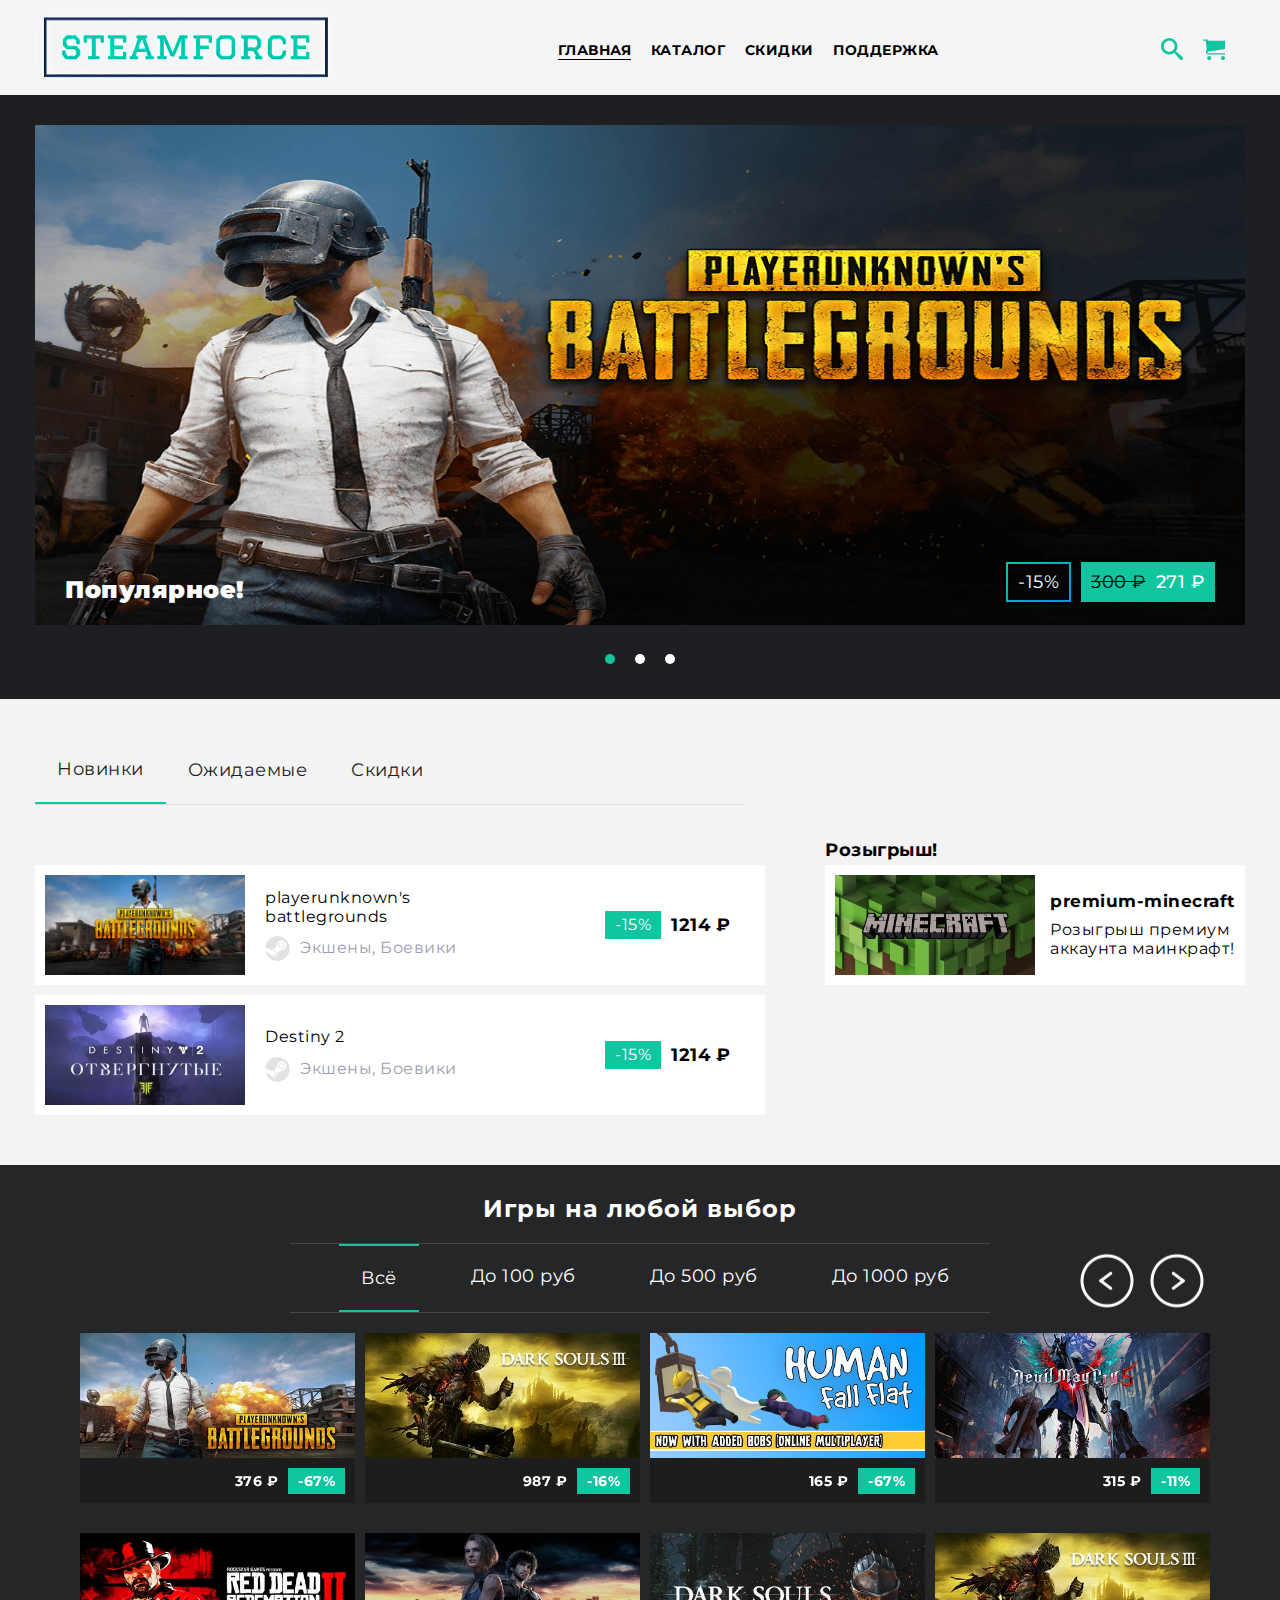
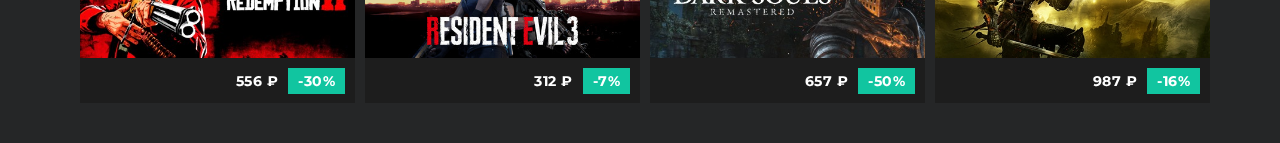
<file: app/index.html>
<!DOCTYPE html>
<html lang="en">

<head>
  <meta charset="UTF-8">
  <meta name="viewport" content="width=device-width, initial-scale=1.0">
  <meta http-equiv="X-UA-Compatible" content="ie=edge">
  <title>Document</title>
  <meta name="keywords"
    content="Магазин аккаунтов, Магазин игровых аккаунтов, аккаунты steam, аккаунты origin, аккаунты uplay, аккаунты стим, купить аккаунт стим, купить аккаунт ориджин, купить аккаунт юплей, ориджин аккаунты, Купить аккаунт, аккаунт steam">
  <meta name="description" content="В интернет-магазине steamforce вы можете купить надежный аккаунт steam.">
  <meta name="format-detection" content="telephone=no">
  <link href="https://fonts.googleapis.com/css2?family=Montserrat:wght@300;400;500;700;900&display=swap"
    rel="stylesheet">
  <link rel="stylesheet" href="css/style.min.css">
  <style>

  </style>

</head>

<body>


  <header class="header" id="header">
    <div class="container">
      <div class="header__inner">
        <div class="header__logo">
          <a href="#">
            <img src="images/header/logo.png" alt="logo">
          </a>
        </div>
        <div class="header__nav">
          <nav class="nav">
            <a class="nav__link active" href="#">Главная</a>
            <a class="nav__link" href="#">Каталог</a>
            <a class="nav__link" href="#">Скидки</a>
            <a class="nav__link" href="#">Поддержка</a>
          </nav>
        </div>
        <div class="header__icons">
          <div class="header__search">
            <a href="#">
              <img src="images/header/search.svg" alt="search">
            </a>
          </div>
          <div class="header__cart">
            <a href="#">
              <img src="images/header/cart.svg" alt="">
            </a>
          </div>
        </div>
      </div>
    </div>
  </header>
  <section class="intro-slider">
    <div class="container">
      <div class="intro__inner">
        <div class="intro__slider">
          <div class="intro__slider-item">
            <div class="intro-item__info">
              <h2>Популярное!</h2>
              <div class="intro-item__wrapper">
                <div class="intro-item__discounts">-15%</div>
                <div class="intro-item__price"><span>300 ₽</span>271 ₽</div>
              </div>
            </div>
            <img class="intro__slider-img" src="images/intro/slider-1.jpg" alt="">
          </div>
          <div class="intro__slider-item">
            <div class="intro-item__info">
              <h2>Скидки!</h2>
              <div class="intro-item__wrapper">
                <div class="intro-item__discounts">-10%</div>
                <div class="intro-item__price"><span>599 ₽</span>356 ₽</div>
              </div>
            </div>
            <img class="intro__slider-img" src="images/intro/slider-2.jpg" alt="">
          </div>
          <div class="intro__slider-item">
            <div class="intro-item__info">
              <h2>Отличная цена!</h2>
              <div class="intro-item__wrapper">
                <div class="intro-item__discounts">-74%</div>
                <div class="intro-item__price"><span>1799 ₽</span>333 ₽</div>
              </div>
            </div>
            <img class="intro__slider-img" src="images/intro/slider-3.jpg" alt="">
          </div>
        </div>
      </div>
    </div>
  </section>

  <!-- <section class="key-slider">
    <div class="container">
      <div class="key__inner">
        <div class="key__slider" id="key__slider">
          <div class="key__item">
            <div class="key__photo">
              <img src="images/key/key-bronze.png" alt="key-bronze">
            </div>
            <div class="key__info">
              <div class="key__desc">Key Bronze</div>
              <div class="key__price">30 ₽</div>
              <div class="key__btn">
                <a href="#">Крути!</a>
              </div>
            </div>
          </div>
          <div class="key__item">
            <div class="key__photo">
              <img src="images/key/key-silver.png" alt="key-silver">
            </div>
            <div class="key__info">
              <div class="key__desc">Key Silver</div>
              <div class="key__price">60 ₽</div>
              <div class="key__btn">
                <a href="#">Крути!</a>
              </div>
            </div>
          </div>
          <div class="key__item">
            <div class="key__photo">
              <img src="images/key/key-gold.ico" alt="key-gold">
            </div>
            <div class="key__info">
              <div class="key__desc">Key Gold</div>
              <div class="key__price">100 ₽</div>
              <div class="key__btn">
                <a href="#">Крути!</a>
              </div>
            </div>
          </div>
        </div>
      </div>
    </div>
  </section> -->
  <section class="catalog">
    <div class="container">

      <ul class="catalog__tabs">
        <li class="catalog__tab catalog__tab-active">
          <div>Новинки</div>
        </li>
        <li class="catalog__tab">
          <div>Ожидаемые</div>
        </li>
        <li class="catalog__tab">
          <div>Скидки</div>
        </li>
      </ul>

      <div class="catalog__inner">
        <div class="catalogs--left">
          <div class="catalog__content catalog__content-active">
            <div class="catalog-item">
              <div class="catalog-item__wrapper">
                <div class="catalog-item__content catalog-item__content-active">
                  <div class="catalog-item__info">
                    <img src="images/catalog/pubg.png" alt="" class="catalog-item__img">
                    <div class="catalog-item__desc">
                      <div class="catalog-item__name">playerunknown's battlegrounds</div>
                      <div class="catalog-item__genre">
                        <img src="images/catalog/steam.png" alt="steam-games">
                        <div class="catalog-item__genres">Экшены, Боевики</div>
                      </div>
                    </div>
                    <div class="catalog-item__prices">
                      <div class="catalog-item__discounts">-15%</div>
                      <div class="catalog-item__price">1214 ₽</div>
                    </div>
                  </div>
                </div>
              </div>
            </div>
            <div class="catalog-item">
              <div class="catalog-item__wrapper">
                <div class="catalog-item__content catalog-item__content-active">
                  <div class="catalog-item__info">
                    <img src="images/catalog/destiny.png" alt="" class="catalog-item__img">
                    <div class="catalog-item__desc">
                      <div class="catalog-item__name">Destiny 2</div>
                      <div class="catalog-item__genre">
                        <img src="images/catalog/steam.png" alt="steam-games">
                        <div class="catalog-item__genres">Экшены, Боевики</div>
                      </div>
                    </div>
                    <div class="catalog-item__prices">
                      <div class="catalog-item__discounts">-15%</div>
                      <div class="catalog-item__price">1214 ₽</div>
                    </div>
                  </div>
                </div>
              </div>
            </div>
          </div>
          <div class="catalog__content">
            <div class="catalog-item">
              <div class="catalog-item__wrapper">
                <div class="catalog-item__content catalog-item__content-active">
                  <div class="catalog-item__info">
                    <img src="images/catalog/csgo.png" alt="" class="catalog-item__img">
                    <div class="catalog-item__desc">
                      <div class="catalog-item__name">Counter-Strike: Global Offensive</div>
                      <div class="catalog-item__genre">
                        <img src="images/catalog/steam.png" alt="steam-games">
                        <div class="catalog-item__genres">Экшены, Боевики</div>
                      </div>
                    </div>
                    <div class="catalog-item__prices">
                      <div class="catalog-item__discounts">-15%</div>
                      <div class="catalog-item__price">1099 ₽</div>
                    </div>
                  </div>
                </div>
              </div>
            </div>
            <div class="catalog-item">
              <div class="catalog-item__wrapper">
                <div class="catalog-item__content catalog-item__content-active">
                  <div class="catalog-item__info">
                    <img src="images/catalog/valorant.png" alt="" class="catalog-item__img">
                    <div class="catalog-item__desc">
                      <div class="catalog-item__name">Valorant</div>
                      <div class="catalog-item__genre">
                        <img src="images/catalog/steam.png" alt="steam-games">
                        <div class="catalog-item__genres">Экшены, Боевики</div>
                      </div>
                    </div>
                    <div class="catalog-item__prices">
                      <div class="catalog-item__discounts">-31%</div>
                      <div class="catalog-item__price">399 ₽</div>
                    </div>
                  </div>
                </div>
              </div>
            </div> <!-- Второй каталог айтем -->
          </div>
          <div class="catalog__content">
            <div class="catalog-item">
              <div class="catalog-item__wrapper">
                <div class="catalog-item__content catalog-item__content-active">
                  <div class="catalog-item__info">
                    <img src="images/catalog/starcraft.png" alt="" class="catalog-item__img">
                    <div class="catalog-item__desc">
                      <div class="catalog-item__name">StarCraft</div>
                      <div class="catalog-item__genre">
                        <img src="images/catalog/steam.png" alt="steam-games">
                        <div class="catalog-item__genres">Экшены, Боевики, Стратегии</div>
                      </div>
                    </div>
                    <div class="catalog-item__prices">
                      <div class="catalog-item__discounts">-15%</div>
                      <div class="catalog-item__price">1099 ₽</div>
                    </div>
                  </div>
                </div>
              </div>
            </div>
            <div class="catalog-item">
              <div class="catalog-item__wrapper">
                <div class="catalog-item__content catalog-item__content-active">
                  <div class="catalog-item__info">
                    <img src="images/catalog/dota2.png" alt="" class="catalog-item__img">
                    <div class="catalog-item__desc">
                      <div class="catalog-item__name">Dota 2</div>
                      <div class="catalog-item__genre">
                        <img src="images/catalog/steam.png" alt="steam-games">
                        <div class="catalog-item__genres">Экшены, Боевики, Стратегии</div>
                      </div>
                    </div>
                    <div class="catalog-item__prices">
                      <div class="catalog-item__discounts">-17%</div>
                      <div class="catalog-item__price">199 ₽</div>
                    </div>
                  </div>
                </div>
              </div>
            </div> <!-- Второй третьего каталог айтем -->
          </div>
        </div>
        <div class="catalog--right">
          <div class="raffle__title">
            Розыгрыш!
          </div>
          <div class="catalog--raffle">
            <div class="raffle__inner">
              <div class="raffle__wrapper">
                <img src="images/catalog/premium-minecraft.jpg" alt="premium-minecraft">
                <div class="raffle__info">
                  <div class="raffle__name">premium-minecraft</div>
                  <div class="raffle__desc">Розыгрыш премиум аккаунта маинкрафт!</div>
                </div>
              </div>
            </div>
          </div>
        </div>
      </div>
    </div>
  </section>

  <section class="before">
    <div class="container">
      <div class="before__title">
        <h2>Игры на любой выбор</h2>
      </div>
      <ul class="before__tabs">
        <li id="before__tab-0" class="before__tab before__tab-active">
          Всё
        </li>
        <li id="before__tab-1" class="before__tab">
          До 100 руб
        </li>
        <li id="before__tab-2" class="before__tab">
          До 500 руб
        </li>
        <li id="before__tab-3" class="before__tab">
          До 1000 руб
        </li>
      </ul>
      <div class="before__inner">
        <div class="before__slider">
          <div id="before-section-0" class="before__slider-section before__slider-section--active">
            <div class="slider__section">
              <div class="section__slider-item">
                <div class="before__photo">
                  <img src="images/before/pubg.jpg" alt="human">
                </div>
                <div class="before__price-wrapper">
                  <div class="before__price">
                    376 ₽<span>-67%</span>
                  </div>
                </div>
              </div>
              <div class="section__slider-item">
                <div class="before__photo">
                  <img src="images/before/ds3.jpg" alt="human">
                </div>
                <div class="before__price-wrapper">
                  <div class="before__price">
                    987 ₽<span>-16%</span>
                  </div>
                </div>
              </div>
              <div class="section__slider-item">
                <div class="before__photo">
                  <img src="images/before/human.jpg" alt="human">
                </div>
                <div class="before__price-wrapper">
                  <div class="before__price">
                    165 ₽<span>-67%</span>
                  </div>
                </div>
              </div>
              <div class="section__slider-item">
                <div class="before__photo">
                  <img src="images/before/devil-may-cry-5.jpg" alt="human">
                </div>
                <div class="before__price-wrapper">
                  <div class="before__price">
                    315 ₽<span>-11%</span>
                  </div>
                </div>
              </div>
              <div class="section__slider-item">
                <div class="before__photo">
                  <img src="images/before/rdr-2.jpg" alt="human">
                </div>
                <div class="before__price-wrapper">
                  <div class="before__price">
                    556 ₽<span>-30%</span>
                  </div>
                </div>
              </div>
              <div class="section__slider-item">
                <div class="before__photo">
                  <img src="images/before/r-e-3.jpg" alt="human">
                </div>
                <div class="before__price-wrapper">
                  <div class="before__price">
                    312 ₽<span>-7%</span>
                  </div>
                </div>
              </div>
              <div class="section__slider-item">
                <div class="before__photo">
                  <img src="images/before/dark-souls.jpg" alt="human">
                </div>
                <div class="before__price-wrapper">
                  <div class="before__price">
                    657 ₽<span>-50%</span>
                  </div>
                </div>
              </div>
              <div class="section__slider-item">
                <div class="before__photo">
                  <img src="images/before/ds3.jpg" alt="human">
                </div>
                <div class="before__price-wrapper">
                  <div class="before__price">
                    987 ₽<span>-16%</span>
                  </div>
                </div>
              </div>
            </div>
          </div>
          <div id="before-section-1" class="before__slider-section">
            <div class="slider__section">
              <div class="section__slider-item">
                <div class="before__photo">
                  <img src="images/before/basement.jpg" alt="basement">
                </div>
                <div class="before__price-wrapper">
                  <div class="before__price">
                    99 ₽<span>-50%</span>
                  </div>
                </div>
              </div>
              <div class="section__slider-item">
                <div class="before__photo">
                  <img src="images/before/fallaut-3.jpg" alt="fallaout-3">
                </div>
                <div class="before__price-wrapper">
                  <div class="before__price">
                    99 ₽<span>-33%</span>
                  </div>
                </div>
              </div>
              <div class="section__slider-item">
                <div class="before__photo">
                  <img src="images/before/lego-hobbit.jpg" alt="lego-hobbit">
                </div>
                <div class="before__price-wrapper">
                  <div class="before__price">
                    59 ₽<span>-71%</span>
                  </div>
                </div>
              </div>
              <div class="section__slider-item">
                <div class="before__photo">
                  <img src="images/before/zenge.jpg" alt="zenge">
                </div>
                <div class="before__price-wrapper">
                  <div class="before__price">
                    29 ₽<span>-46%</span>
                  </div>
                </div>
              </div>
              <div class="section__slider-item">
                <div class="before__photo">
                  <img src="images/before/fear-2.jpg" alt="fear-2">
                </div>
                <div class="before__price-wrapper">
                  <div class="before__price">
                    99 ₽<span>-55%</span>
                  </div>
                </div>
              </div>
              <div class="section__slider-item">
                <div class="before__photo">
                  <img src="images/before/Lords-of-the-Fallen.jpg" alt="Lords-of-the-Fallen">
                </div>
                <div class="before__price-wrapper">
                  <div class="before__price">
                    99 ₽<span>-38%</span>
                  </div>
                </div>
              </div>
              <div class="section__slider-item">
                <div class="before__photo">
                  <img src="images/before/alan-wake.jpg" alt="alan-wake">
                </div>
                <div class="before__price-wrapper">
                  <div class="before__price">
                    99 ₽<span>-33%</span>
                  </div>
                </div>
              </div>
              <div class="section__slider-item">
                <div class="before__photo">
                  <img src="images/before/police.jpg" alt="police">
                </div>
                <div class="before__price-wrapper">
                  <div class="before__price">
                    99 ₽<span>-40%</span>
                  </div>
                </div>
              </div>
            </div>
          </div>
          <div id="before-section-2" class="before__slider-section">
            <div class="slider__section">
              <div class="section__slider-item">
                <div class="before__photo">
                  <img src="images/before/pubg.jpg" alt="human">
                </div>
                <div class="before__price-wrapper">
                  <div class="before__price">
                    165 ₽<span>-67%</span>
                  </div>
                </div>
              </div>
            </div>
          </div>
          <div id="before-section-3" class="before__slider-section">
            <div class="slider__section">
              <div class="section__slider-item">
                <div class="before__photo">
                  <img src="images/before/human.jpg" alt="human">
                </div>
                <div class="before__price-wrapper">
                  <div class="before__price">
                    165 ₽<span>-67%</span>
                  </div>
                </div>
              </div>
            </div>
          </div>
        </div>
      </div>
    </div>

    </div>
  </section>





  <script src="https://ajax.googleapis.com/ajax/libs/jquery/3.4.1/jquery.min.js"></script>
  <script src="js/libs.min.js"></script>
  <script src="js/main.js"></script>
</body>

</html>
</file>
<file: app/css/style.min.css>
.intro-item__price span{font-family:'Montserrat', sans-serif;font-weight:400}.intro-item__price,.key__price{font-family:'Montserrat', sans-serif;font-weight:500}.header__nav .nav a,.key__desc,.catalog-item__price,.raffle__title,.catalog--raffle .raffle__name,.section__slider-item .before__price{font-family:'Montserrat', sans-serif;font-weight:700}.intro-item__info h2{font-family:'Montserrat', sans-serif;font-weight:900}/*! normalize.css v8.0.1 | MIT License | github.com/necolas/normalize.css */html{line-height:1.15;-webkit-text-size-adjust:100%}body{margin:0}main{display:block}h1{font-size:2em;margin:0.67em 0}hr{-webkit-box-sizing:content-box;box-sizing:content-box;height:0;overflow:visible}pre{font-family:monospace, monospace;font-size:1em}a{background-color:transparent}abbr[title]{border-bottom:none;text-decoration:underline;-webkit-text-decoration:underline dotted;text-decoration:underline dotted}b,strong{font-weight:bolder}code,kbd,samp{font-family:monospace, monospace;font-size:1em}small{font-size:80%}sub,sup{font-size:75%;line-height:0;position:relative;vertical-align:baseline}sub{bottom:-0.25em}sup{top:-0.5em}img{border-style:none}button,input,optgroup,select,textarea{font-family:inherit;font-size:100%;line-height:1.15;margin:0}button,input{overflow:visible}button,select{text-transform:none}button,[type="button"],[type="reset"],[type="submit"]{-webkit-appearance:button}button::-moz-focus-inner,[type="button"]::-moz-focus-inner,[type="reset"]::-moz-focus-inner,[type="submit"]::-moz-focus-inner{border-style:none;padding:0}button:-moz-focusring,[type="button"]:-moz-focusring,[type="reset"]:-moz-focusring,[type="submit"]:-moz-focusring{outline:1px dotted ButtonText}fieldset{padding:0.35em 0.75em 0.625em}legend{-webkit-box-sizing:border-box;box-sizing:border-box;color:inherit;display:table;max-width:100%;padding:0;white-space:normal}progress{vertical-align:baseline}textarea{overflow:auto}[type="checkbox"],[type="radio"]{-webkit-box-sizing:border-box;box-sizing:border-box;padding:0}[type="number"]::-webkit-inner-spin-button,[type="number"]::-webkit-outer-spin-button{height:auto}[type="search"]{-webkit-appearance:textfield;outline-offset:-2px}[type="search"]::-webkit-search-decoration{-webkit-appearance:none}::-webkit-file-upload-button{-webkit-appearance:button;font:inherit}details{display:block}summary{display:list-item}template{display:none}[hidden]{display:none}.slick-slider{position:relative;display:block;-webkit-box-sizing:border-box;box-sizing:border-box;-webkit-user-select:none;-moz-user-select:none;-ms-user-select:none;user-select:none;-webkit-touch-callout:none;-khtml-user-select:none;-ms-touch-action:pan-y;touch-action:pan-y;-webkit-tap-highlight-color:transparent}.slick-list{position:relative;display:block;overflow:hidden;margin:0;padding:0}.slick-list:focus{outline:none}.slick-list.dragging{cursor:pointer;cursor:hand}.slick-slider .slick-track,.slick-slider .slick-list{-webkit-transform:translate3d(0, 0, 0);-ms-transform:translate3d(0, 0, 0);transform:translate3d(0, 0, 0)}.slick-track{position:relative;top:0;left:0;display:block;margin-left:auto;margin-right:auto}.slick-track:before,.slick-track:after{display:table;content:''}.slick-track:after{clear:both}.slick-loading .slick-track{visibility:hidden}.slick-slide{display:none;float:left;height:100%;min-height:1px}[dir='rtl'] .slick-slide{float:right}.slick-slide img{display:block}.slick-slide.slick-loading img{display:none}.slick-slide.dragging img{pointer-events:none}.slick-initialized .slick-slide{display:block}.slick-loading .slick-slide{visibility:hidden}.slick-vertical .slick-slide{display:block;height:auto;border:1px solid transparent}.slick-arrow.slick-hidden{display:none}.header{height:95px;width:100%;background-color:#f5f5f5;padding:10px 0}.header__inner{display:-webkit-box;display:-ms-flexbox;display:flex;-webkit-box-pack:justify;-ms-flex-pack:justify;justify-content:space-between;-webkit-box-align:center;-ms-flex-align:center;align-items:center}.header__logo img{width:300px;height:75px}.header__icons{display:-webkit-box;display:-ms-flexbox;display:flex}.header__icons img{width:22px;height:22px;margin-top:3px}.header__icons img:last-child{margin-right:20px}.header__nav .nav a{text-transform:uppercase;font-size:14px;margin-right:15px;-webkit-transition:all .1s linear;-o-transition:all .1s linear;transition:all .1s linear}.header__nav .nav a:last-child{margin-right:0}.header__nav .nav a:hover{color:#11C5A0}.header__nav .nav .active{border-bottom:1px solid #000}.header__nav .nav .active:hover{border-bottom:1px solid #11C5A0}html{-webkit-box-sizing:border-box;box-sizing:border-box;scroll-behavior:smooth}*,*::after,*:before{-webkit-box-sizing:inherit;box-sizing:inherit}a{text-decoration:none;color:inherit}ul,li{list-style-type:none;margin:0;padding:0}h1,h2,h3,h4,h5,h6{margin:0;font-size:inherit}body{font-family:'Montserrat', sans-serif;letter-spacing:0.50px}.container{max-width:1250px;padding:0 20px;margin:0 auto}.intro-slider{background:#1d1f22;padding:30px 0 70px}.intro__slider{position:relative}.intro__slider-img{width:100%;height:500px;margin:0 auto}.intro__slider-item{position:relative}.intro__slider-item img{overflow:hidden;-webkit-transition:all 0.5s linear;-o-transition:all 0.5s linear;transition:all 0.5s linear}.intro__slider-item img:hover{-webkit-transform:scale(1.1);-ms-transform:scale(1.1);transform:scale(1.1)}.intro-item__info h2{position:absolute;top:100%;-webkit-transform:translateY(-100%);-ms-transform:translateY(-100%);transform:translateY(-100%);left:30px;z-index:5;font-size:24px;line-height:70px;color:#fff}.intro-item__wrapper{position:absolute;display:-webkit-box;display:-ms-flexbox;display:flex;z-index:5;right:30px;color:#fff;top:95%;-webkit-transform:translateY(-95%);-ms-transform:translateY(-95%);transform:translateY(-95%)}.intro-item__discounts,.intro-item__price{padding:10px 10px;font-size:18px;display:block;line-height:16px;display:-webkit-box;display:-ms-flexbox;display:flex;-webkit-box-align:center;-ms-flex-align:center;align-items:center}.intro-item__discounts{border:2px solid purple;-o-border-image:-o-linear-gradient(left top, #11C5A0, #0094e8);border-image:-webkit-gradient(linear, left top, right bottom, from(#11C5A0), to(#0094e8));border-image:linear-gradient(to right bottom, #11C5A0, #0094e8);border-image-slice:1;margin-right:10px}.intro-item__price{background-color:#11C5A0}.intro-item__price span{text-decoration:line-through;margin-right:10px;color:#000}.slider-btn{position:absolute;top:50%;-webkit-transform:translateY(-50%);-ms-transform:translateY(-50%);transform:translateY(-50%);z-index:5;background:none;border:none;cursor:pointer}.slider-btn__left{left:-100px}.slider-btn__right{right:-100px}.slick-dots{list-style:none;display:-webkit-box;display:-ms-flexbox;display:flex;position:absolute;bottom:-45px;left:50%;-webkit-transform:translateX(-50%);-ms-transform:translateX(-50%);transform:translateX(-50%)}.slick-dots .slick-active button{background-color:#11C5A0}.slick-dots button{border:none;background:#fff;font-size:0;padding:0;width:10px;height:10px;border-radius:50%;outline:none;margin:10px;cursor:pointer}.key-slider{margin:50px 0}.key__photo img{height:150px;width:150px}.key__item{height:300px}.key__slider{max-width:500px;margin:0 auto}.key__photo{display:-webkit-box;display:-ms-flexbox;display:flex;-webkit-box-pack:center;-ms-flex-pack:center;justify-content:center}.key__info{display:-webkit-box;display:-ms-flexbox;display:flex;-webkit-box-orient:vertical;-webkit-box-direction:normal;-ms-flex-direction:column;flex-direction:column;text-align:center;margin-top:20px}.key__desc{font-size:22px}.key__price{margin-top:10px;font-size:18px}.key__btn{margin-top:30px}.key__btn a{padding:10px 15px;border:2px solid #11C5A0;border-radius:3px;-webkit-transition:all .1s linear;-o-transition:all .1s linear;transition:all .1s linear}.key__btn a:hover{background-color:#11C5A0;color:#fff}.slider-btn__left--key{left:0}.slider-btn__right--key{right:0}.catalog{padding:50px 0;background:#f3f3f3}.catalog__tabs{list-style-type:none;display:-webkit-box;display:-ms-flexbox;display:flex;-webkit-box-pack:start;-ms-flex-pack:start;justify-content:start;-webkit-box-align:center;-ms-flex-align:center;align-items:center;border-bottom:1px solid #dddddd;max-width:710px;margin-bottom:30px}.catalog__tab{font-size:18px;padding:10px 22px 22px;color:#1d1f22;cursor:pointer;-webkit-transition:all 0.1s linear;-o-transition:all 0.1s linear;transition:all 0.1s linear}.catalog__tab:hover{color:#11C5A0}.catalog__tab-active{border-bottom:2px solid #11C5A0}.catalog-item{margin-top:10px;padding:10px;background-color:#fff;width:730px;height:120px;-webkit-transition:all 0.1s linear;-o-transition:all 0.1s linear;transition:all 0.1s linear}.catalog-item:hover{-webkit-box-shadow:0 0 20px #dddddd;box-shadow:0 0 20px #dddddd;cursor:pointer}.catalog-item:hover .catalog-item__name{color:#11C5A0}.catalog-item__img{width:200px;height:100px}.catalog-item:first-child{margin-top:30px}.catalog-item__info{-webkit-box-align:center;-ms-flex-align:center;align-items:center;display:-webkit-box;display:-ms-flexbox;display:flex}.catalog-item__prices{display:-webkit-box;display:-ms-flexbox;display:flex;margin-left:90px;-webkit-box-align:center;-ms-flex-align:center;align-items:center}.catalog-item__price{margin-left:10px;font-size:18px}.catalog-item__discounts{color:#fff;padding:5px 10px;background-color:#11C5A0}.catalog-item__desc{margin-left:20px;width:250px}.catalog-item__genre{color:#9d9db1;display:-webkit-box;display:-ms-flexbox;display:flex;-webkit-box-align:center;-ms-flex-align:center;align-items:center;margin-top:10px}.catalog-item__genres{margin-left:10px}.catalog__content{display:none;-webkit-box-pack:justify;-ms-flex-pack:justify;justify-content:space-between;-ms-flex-wrap:wrap;flex-wrap:wrap}.catalog__content-active{display:-webkit-box;display:-ms-flexbox;display:flex}.catalogs--left{max-width:730px}.raffle__title{font-size:18px;line-height:30px}.catalog__inner{display:-webkit-box;display:-ms-flexbox;display:flex;-webkit-box-pack:justify;-ms-flex-pack:justify;justify-content:space-between}.catalog--raffle{max-width:420px;height:120px;padding:10px;background-color:#fff}.catalog--raffle:hover{-webkit-box-shadow:0 0 20px #dddddd;box-shadow:0 0 20px #dddddd;cursor:pointer}.catalog--raffle:hover .raffle__name{color:#11C5A0}.catalog--raffle .raffle__wrapper{display:-webkit-box;display:-ms-flexbox;display:flex;-webkit-box-align:center;-ms-flex-align:center;align-items:center}.catalog--raffle .raffle__wrapper img{max-width:200px;height:100px}.catalog--raffle .raffle__info{display:-webkit-box;display:-ms-flexbox;display:flex;-webkit-box-orient:vertical;-webkit-box-direction:normal;-ms-flex-direction:column;flex-direction:column;-webkit-box-align:center;-ms-flex-align:center;align-items:center;margin-left:15px;text-align:left}.catalog--raffle .raffle__name{font-size:17px}.catalog--raffle .raffle__desc{margin-top:10px}.before{min-height:570px;width:100%;background-color:#252627;padding:30px 0}.slider__section{display:-webkit-box;display:-ms-flexbox;display:flex;-webkit-box-pack:center;-ms-flex-pack:center;justify-content:center;-ms-flex-wrap:wrap;flex-wrap:wrap;-webkit-box-align:center;-ms-flex-align:center;align-items:center}.section__slider-item{margin-top:20px;position:relative;width:275px;height:180px;margin-left:10px}.section__slider-item:last-child{margin-right:0}.section__slider-item .before__photo img{width:275px;height:125px}.section__slider-item .before__price-wrapper{display:-webkit-box;display:-ms-flexbox;display:flex;width:275px;height:45px;background:#1d1d1d;-webkit-box-pack:end;-ms-flex-pack:end;justify-content:flex-end;padding:0 10px;color:#fff;-webkit-box-align:center;-ms-flex-align:center;align-items:center}.section__slider-item .before__price{display:-webkit-box;display:-ms-flexbox;display:flex;-webkit-box-align:center;-ms-flex-align:center;align-items:center;font-size:14px}.section__slider-item .before__price span{padding:5px 10px;background-color:#11C5A0;margin-left:10px}.before__tabs{display:-webkit-box;display:-ms-flexbox;display:flex;-webkit-box-pack:center;-ms-flex-pack:center;justify-content:center;max-width:700px;margin-left:auto;margin-right:auto;border-bottom:1px solid #454647}.before__tab{margin-left:30px;font-size:18px;padding:22px 22px 22px;color:#fff;-webkit-transition:all 0.1s linear;-o-transition:all 0.1s linear;transition:all 0.1s linear;cursor:default}.before__tab-active{margin-left:30px;font-size:18px;padding:22px 22px 22px;color:#fff;cursor:default;-webkit-transition:all 0.1s linear;-o-transition:all 0.1s linear;transition:all 0.1s linear;border-top:2px solid #11C5A0;border-bottom:2px solid #11C5A0}.before__title{color:#fff;text-align:center;font-size:24px;letter-spacing:1px;width:700px;margin-left:auto;margin-right:auto;border-bottom:1px solid #454647;padding-bottom:20px}.slider-btn__right--before{top:-30px;right:30px}.slider-btn__left--before{top:-30px;right:100px}
</file>
